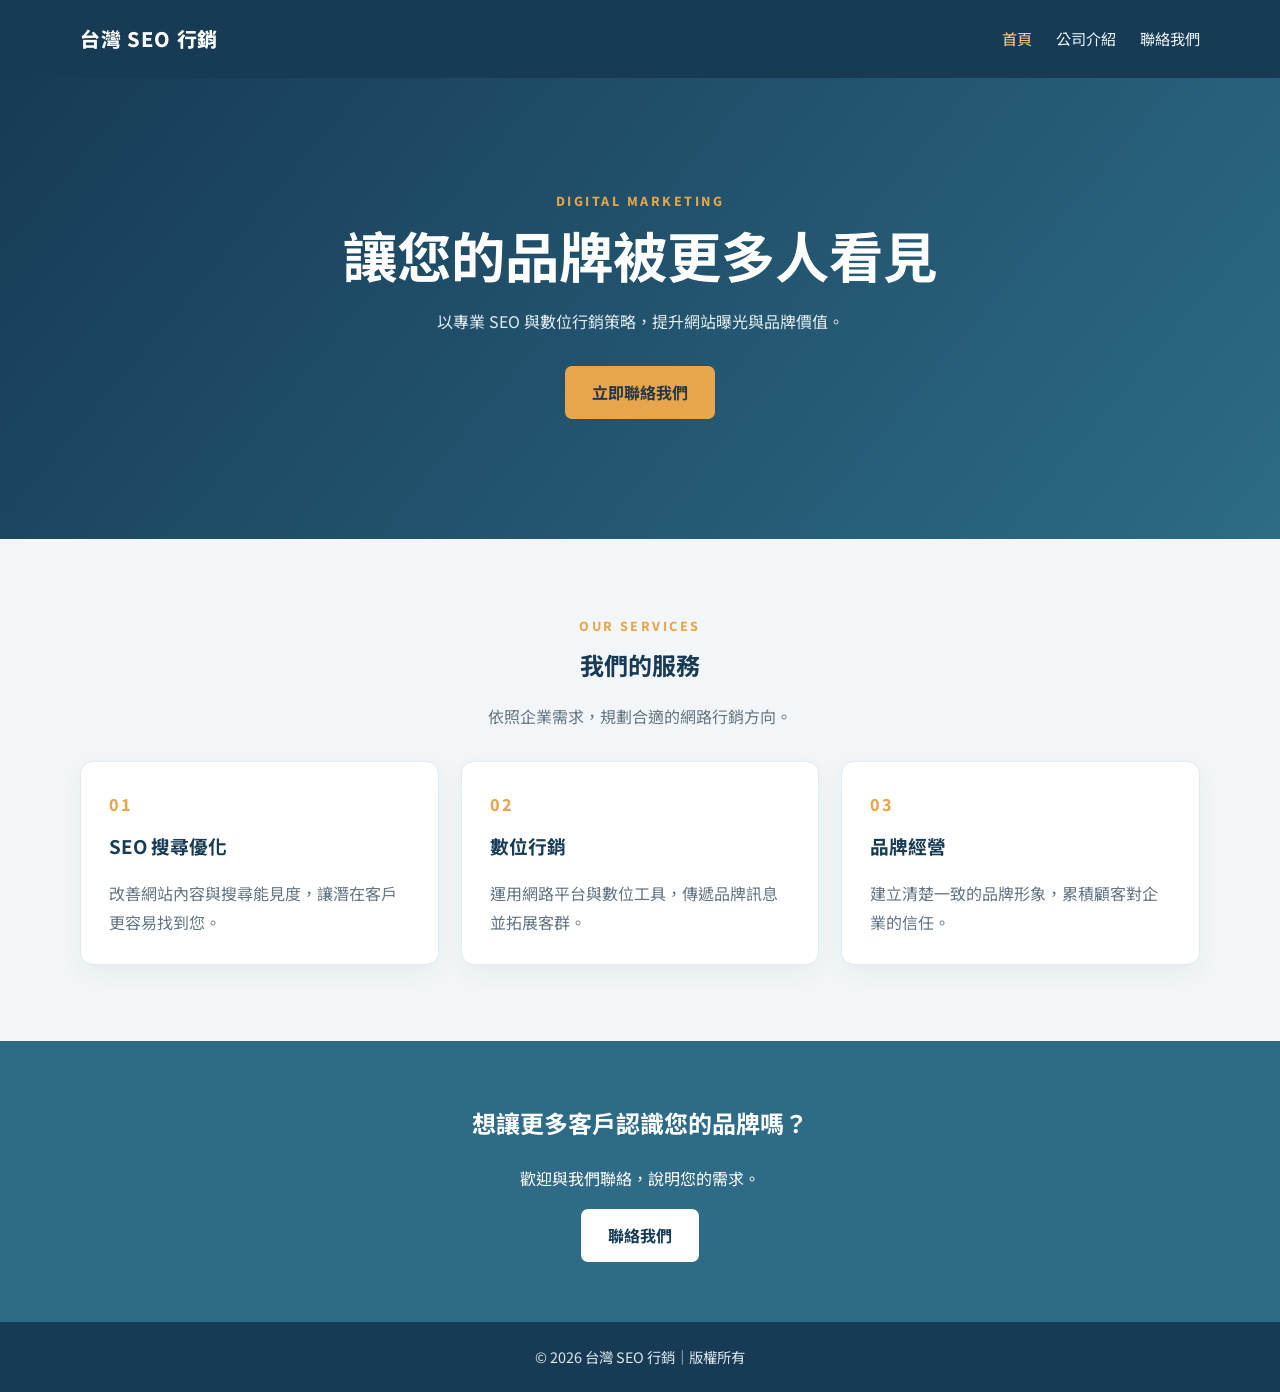
<file: my-portfolio/index.html>
<!DOCTYPE html>
<html lang="zh-TW">
<head>
  <meta charset="UTF-8">
  <meta name="viewport" content="width=device-width, initial-scale=1.0">
  <meta name="description" content="提供 SEO 搜尋優化、數位行銷與品牌推廣服務。">
  <title>台灣 SEO 行銷｜首頁</title>
  <link rel="stylesheet" href="style.css">
</head>
<body>
  <header class="site-header">
    <a class="brand" href="index.html">台灣 SEO 行銷</a>
    <nav aria-label="主要導覽">
      <a href="index.html" aria-current="page">首頁</a>
      <a href="about.html">公司介紹</a>
      <a href="contact.html">聯絡我們</a>
    </nav>
  </header>

  <main>
    <section class="hero">
      <p class="eyebrow">DIGITAL MARKETING</p>
      <h1>讓您的品牌被更多人看見</h1>
      <p>以專業 SEO 與數位行銷策略，提升網站曝光與品牌價值。</p>
      <a class="button" href="contact.html">立即聯絡我們</a>
    </section>

    <section class="section">
      <div class="section-heading">
        <p class="eyebrow">OUR SERVICES</p>
        <h2>我們的服務</h2>
        <p>依照企業需求，規劃合適的網路行銷方向。</p>
      </div>
      <div class="cards">
        <article class="card">
          <span class="card-number">01</span>
          <h3>SEO 搜尋優化</h3>
          <p>改善網站內容與搜尋能見度，讓潛在客戶更容易找到您。</p>
        </article>
        <article class="card">
          <span class="card-number">02</span>
          <h3>數位行銷</h3>
          <p>運用網路平台與數位工具，傳遞品牌訊息並拓展客群。</p>
        </article>
        <article class="card">
          <span class="card-number">03</span>
          <h3>品牌經營</h3>
          <p>建立清楚一致的品牌形象，累積顧客對企業的信任。</p>
        </article>
      </div>
    </section>

    <section class="cta">
      <h2>想讓更多客戶認識您的品牌嗎？</h2>
      <p>歡迎與我們聯絡，說明您的需求。</p>
      <a class="button button-light" href="contact.html">聯絡我們</a>
    </section>
  </main>

  <footer>© 2026 台灣 SEO 行銷｜版權所有</footer>
</body>
</html>
</file>
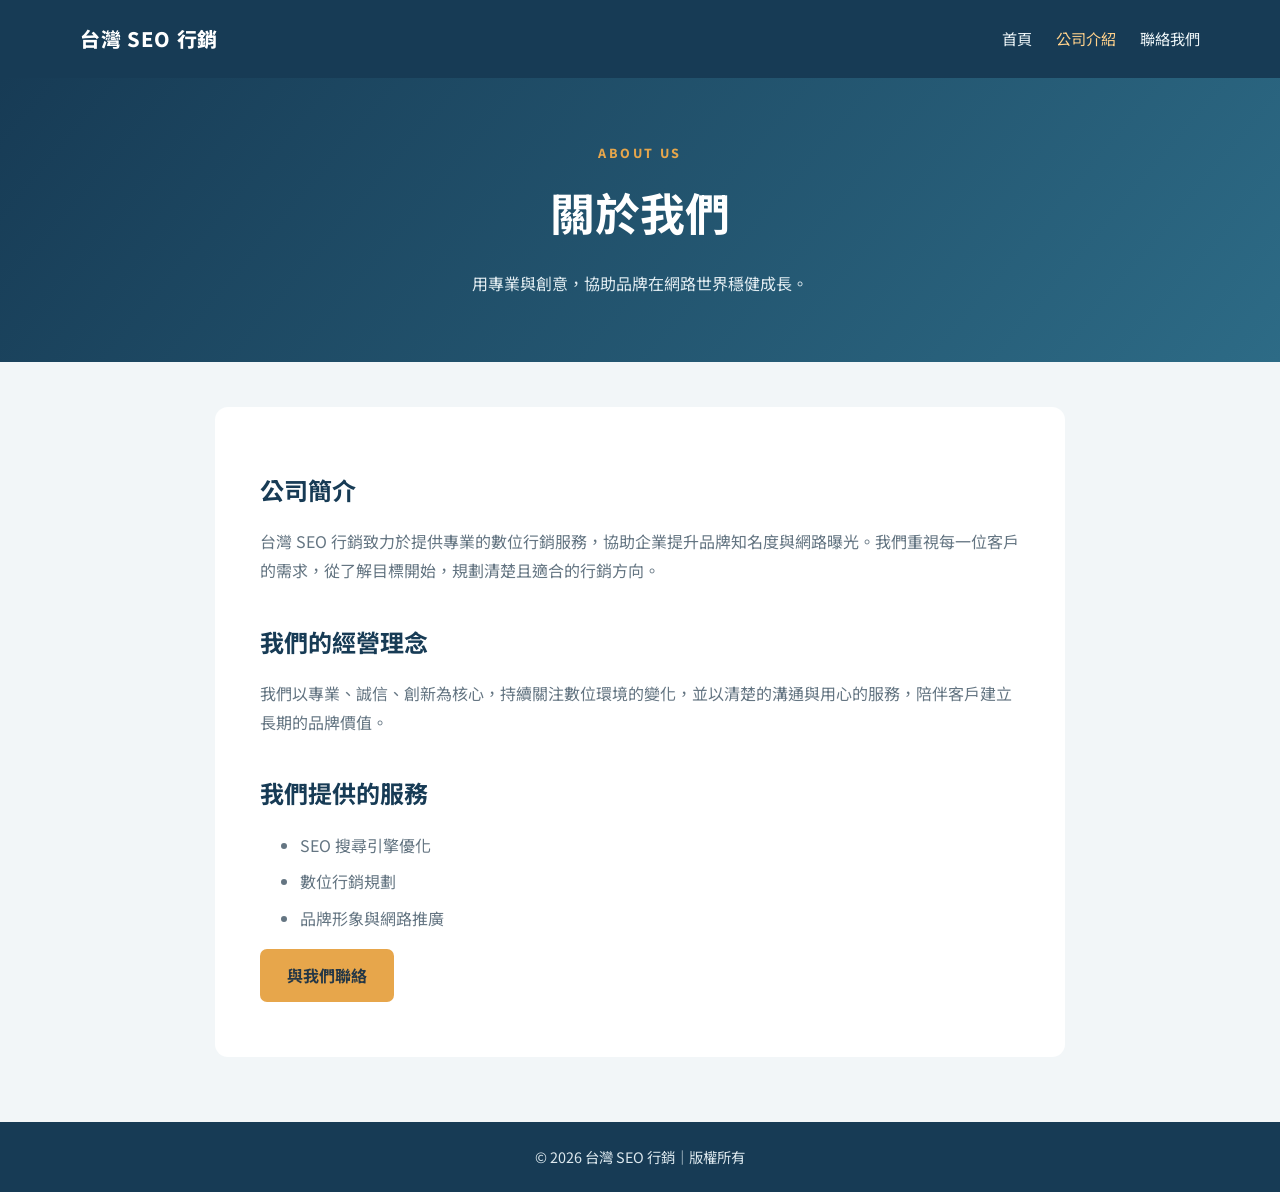
<file: my-portfolio/about.html>
<!DOCTYPE html>
<html lang="zh-TW">
<head>
  <meta charset="UTF-8">
  <meta name="viewport" content="width=device-width, initial-scale=1.0">
  <title>公司介紹｜台灣 SEO 行銷</title>
  <link rel="stylesheet" href="style.css">
</head>
<body>
  <header class="site-header">
    <a class="brand" href="index.html">台灣 SEO 行銷</a>
    <nav aria-label="主要導覽">
      <a href="index.html">首頁</a>
      <a href="about.html" aria-current="page">公司介紹</a>
      <a href="contact.html">聯絡我們</a>
    </nav>
  </header>

  <main>
    <section class="page-hero">
      <p class="eyebrow">ABOUT US</p>
      <h1>關於我們</h1>
      <p>用專業與創意，協助品牌在網路世界穩健成長。</p>
    </section>

    <section class="section prose">
      <h2>公司簡介</h2>
      <p>台灣 SEO 行銷致力於提供專業的數位行銷服務，協助企業提升品牌知名度與網路曝光。我們重視每一位客戶的需求，從了解目標開始，規劃清楚且適合的行銷方向。</p>

      <h2>我們的經營理念</h2>
      <p>我們以專業、誠信、創新為核心，持續關注數位環境的變化，並以清楚的溝通與用心的服務，陪伴客戶建立長期的品牌價值。</p>

      <h2>我們提供的服務</h2>
      <ul class="service-list">
        <li>SEO 搜尋引擎優化</li>
        <li>數位行銷規劃</li>
        <li>品牌形象與網路推廣</li>
      </ul>
      <a class="button" href="contact.html">與我們聯絡</a>
    </section>
  </main>

  <footer>© 2026 台灣 SEO 行銷｜版權所有</footer>
</body>
</html>
</file>
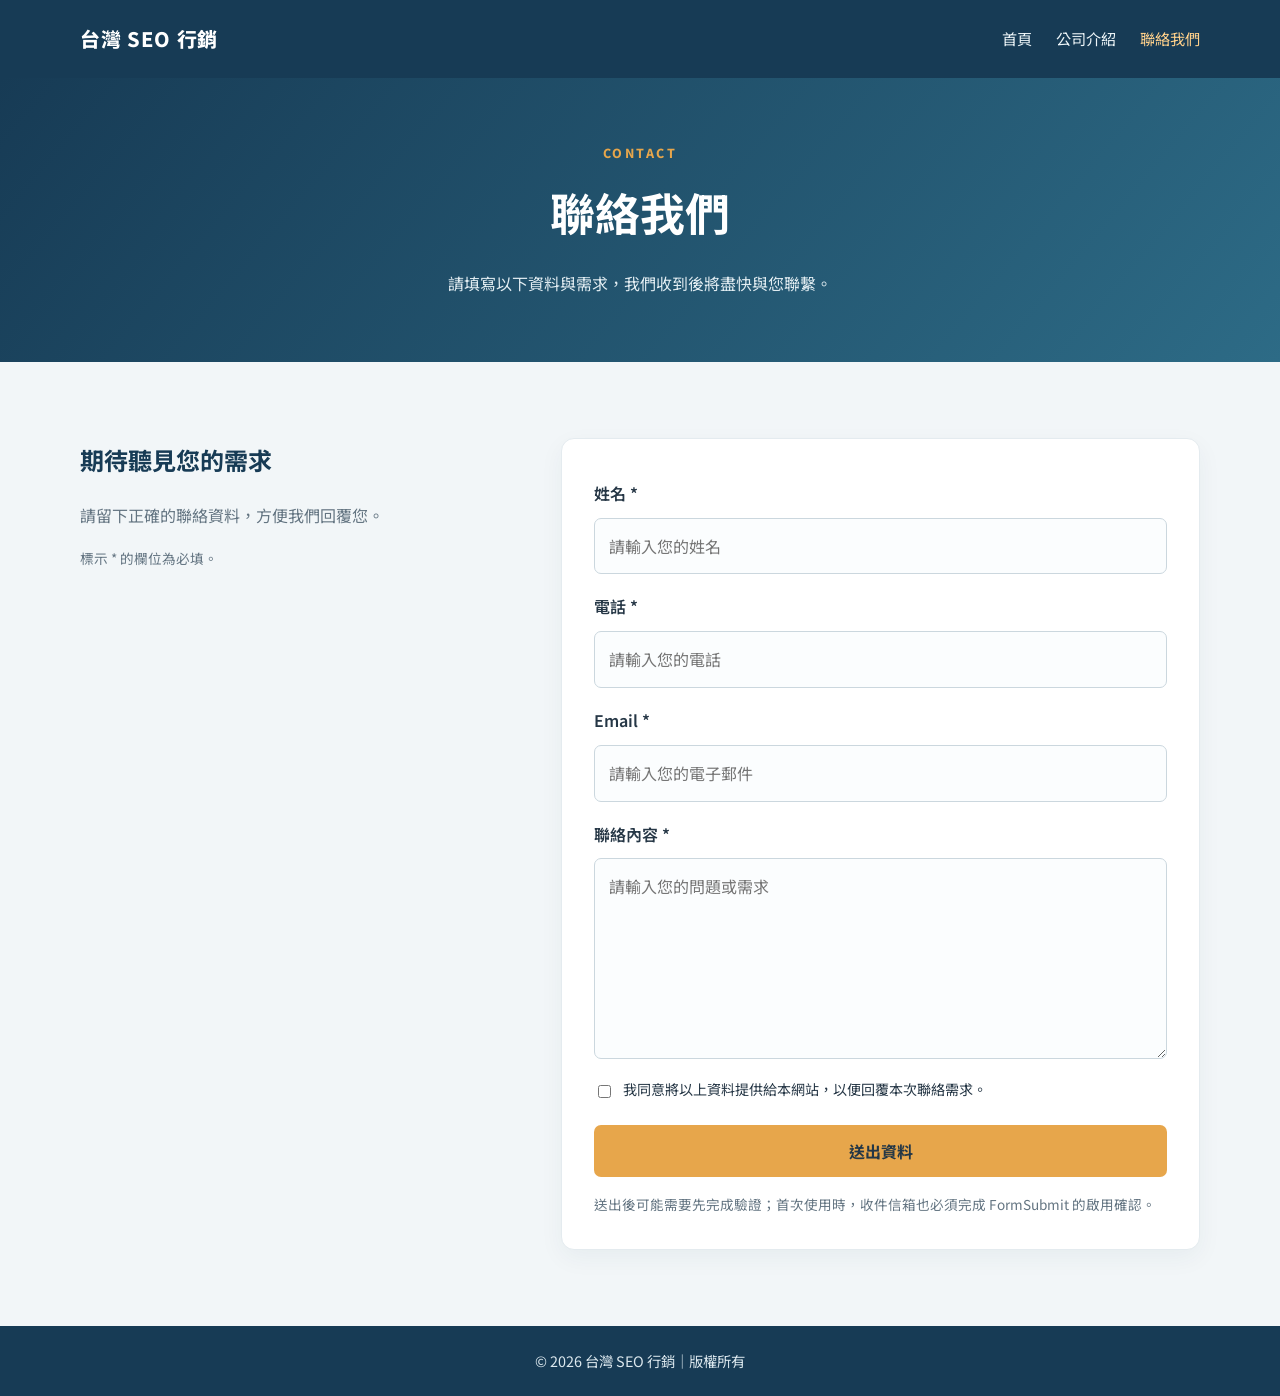
<file: my-portfolio/contact.html>
<!DOCTYPE html>
<html lang="zh-TW">
<head>
  <meta charset="UTF-8">
  <meta name="viewport" content="width=device-width, initial-scale=1.0">
  <title>聯絡我們｜台灣 SEO 行銷</title>
  <link rel="stylesheet" href="style.css">
</head>
<body>
  <header class="site-header">
    <a class="brand" href="index.html">台灣 SEO 行銷</a>
    <nav aria-label="主要導覽">
      <a href="index.html">首頁</a>
      <a href="about.html">公司介紹</a>
      <a href="contact.html" aria-current="page">聯絡我們</a>
    </nav>
  </header>

  <main>
    <section class="page-hero">
      <p class="eyebrow">CONTACT</p>
      <h1>聯絡我們</h1>
      <p>請填寫以下資料與需求，我們收到後將盡快與您聯繫。</p>
    </section>

    <section class="section contact-layout">
      <div class="contact-note">
        <h2>期待聽見您的需求</h2>
        <p>請留下正確的聯絡資料，方便我們回覆您。</p>
        <p class="small-note">標示 * 的欄位為必填。</p>
      </div>

      <!-- 使用前請將 YOUR_EMAIL@example.com 改成你要收信的電子郵件地址。 -->
      <form class="contact-form"
            action="https://formsubmit.co/YOUR_EMAIL@example.com"
            method="POST">
        <input type="hidden" name="_subject" value="網站收到新的客戶聯絡表單">
        <input type="hidden" name="_template" value="table">
        <input type="hidden" name="_captcha" value="true">
        <input type="hidden" name="_next" value="https://YOUR-GITHUB-USERNAME.github.io/YOUR-REPOSITORY/thank-you.html">

        <label for="name">姓名 *</label>
        <input id="name" type="text" name="姓名" placeholder="請輸入您的姓名" autocomplete="name" required>

        <label for="phone">電話 *</label>
        <input id="phone" type="tel" name="電話" placeholder="請輸入您的電話" autocomplete="tel" required>

        <label for="email">Email *</label>
        <input id="email" type="email" name="Email" placeholder="請輸入您的電子郵件" autocomplete="email" required>

        <label for="message">聯絡內容 *</label>
        <textarea id="message" name="聯絡內容" rows="6" placeholder="請輸入您的問題或需求" required></textarea>

        <label class="consent">
          <input type="checkbox" name="個資告知" value="已知悉" required>
          <span>我同意將以上資料提供給本網站，以便回覆本次聯絡需求。</span>
        </label>

        <button class="button" type="submit">送出資料</button>
        <p class="form-hint">送出後可能需要先完成驗證；首次使用時，收件信箱也必須完成 FormSubmit 的啟用確認。</p>
      </form>
    </section>
  </main>

  <footer>© 2026 台灣 SEO 行銷｜版權所有</footer>
</body>
</html>
</file>
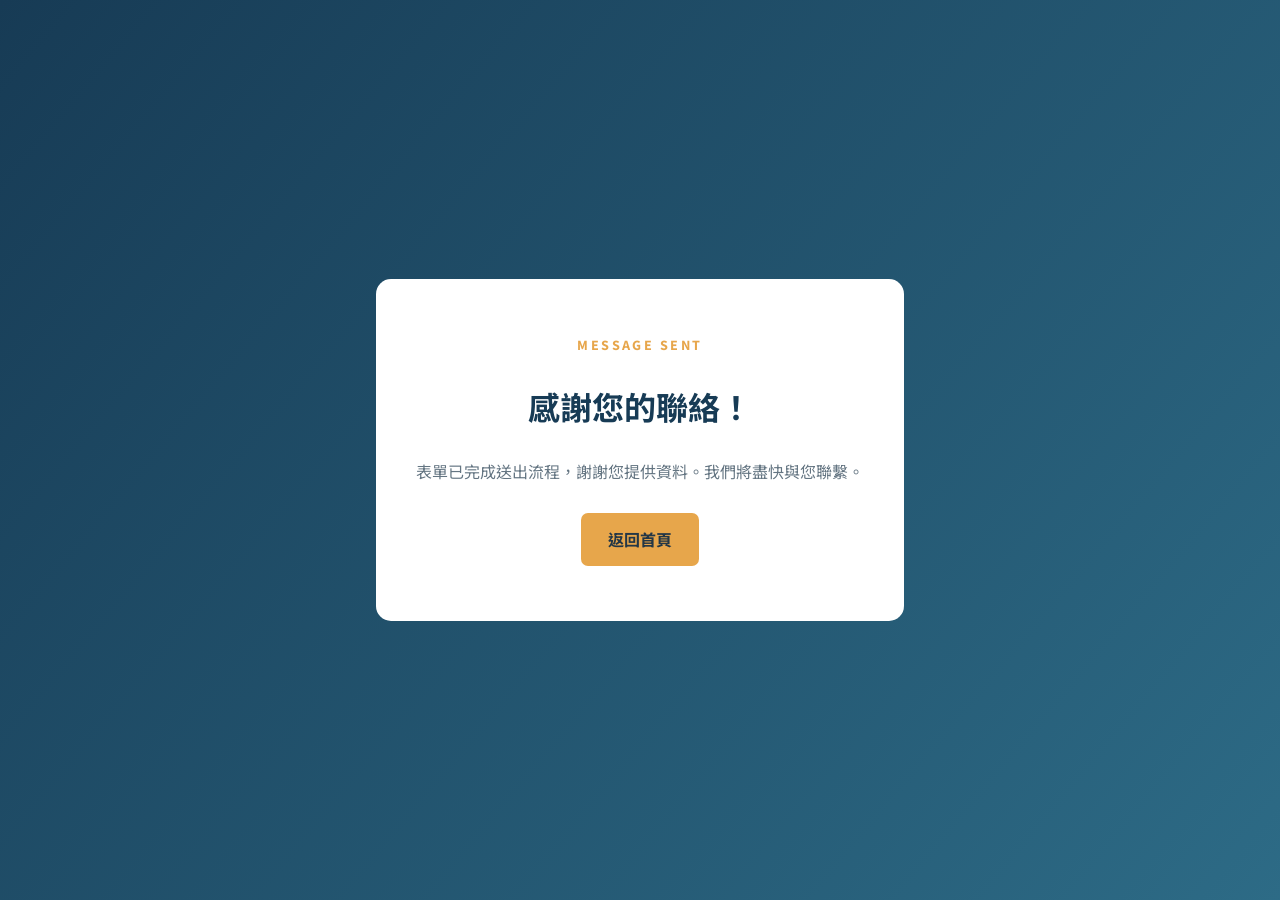
<file: my-portfolio/thank-you.html>
<!DOCTYPE html>
<html lang="zh-TW">
<head>
  <meta charset="UTF-8">
  <meta name="viewport" content="width=device-width, initial-scale=1.0">
  <title>感謝您的聯絡｜台灣 SEO 行銷</title>
  <link rel="stylesheet" href="style.css">
</head>
<body>
  <main class="success-page">
    <div class="success-card">
      <p class="eyebrow">MESSAGE SENT</p>
      <h1>感謝您的聯絡！</h1>
      <p>表單已完成送出流程，謝謝您提供資料。我們將盡快與您聯繫。</p>
      <a class="button" href="index.html">返回首頁</a>
    </div>
  </main>
</body>
</html>
</file>
<file: my-portfolio/style.css>
@import url('https://fonts.googleapis.com/css2?family=Noto+Sans+TC:wght@400;500;600;700;800&display=swap');

:root {
  --navy: #173b55;
  --blue: #2d6b86;
  --gold: #e7a64b;
  --ink: #263746;
  --muted: #647582;
  --pale: #f2f6f8;
  --white: #ffffff;
}

* { box-sizing: border-box; }

html { scroll-behavior: smooth; }

body {
  margin: 0;
  color: var(--ink);
  background: var(--pale);
  font-family: "Noto Sans TC", "Microsoft JhengHei", sans-serif;
  line-height: 1.8;
}

.site-header {
  min-height: 78px;
  padding: 16px max(6%, calc((100% - 1120px) / 2));
  display: flex;
  justify-content: space-between;
  align-items: center;
  gap: 20px;
  background: var(--navy);
  color: var(--white);
}

.brand {
  color: var(--white);
  font-size: 1.25rem;
  font-weight: 800;
  text-decoration: none;
  letter-spacing: .04em;
}

nav { display: flex; flex-wrap: wrap; gap: 24px; }

nav a {
  color: #edf5f8;
  text-decoration: none;
  font-size: .95rem;
}

nav a:hover, nav a[aria-current="page"] { color: #ffd18b; }

.hero {
  padding: 112px 20px 120px;
  text-align: center;
  color: var(--white);
  background: linear-gradient(130deg, #173b55 0%, #2d6b86 100%);
}

.hero h1 { margin: 8px 0 16px; font-size: clamp(2rem, 5vw, 3.4rem); line-height: 1.3; }
.hero p:not(.eyebrow) { margin: 0 auto 30px; max-width: 650px; color: #e2edf2; }

.eyebrow {
  margin: 0;
  color: var(--gold);
  font-size: .78rem;
  font-weight: 800;
  letter-spacing: .2em;
}

.button {
  display: inline-block;
  padding: 12px 27px;
  border: 0;
  border-radius: 7px;
  background: var(--gold);
  color: #243746;
  font: inherit;
  font-weight: 700;
  text-decoration: none;
  cursor: pointer;
  transition: transform .2s, filter .2s;
}

.button:hover { transform: translateY(-2px); filter: brightness(1.04); }
.button-light { background: var(--white); color: var(--navy); }

.section {
  width: min(1120px, 90%);
  margin: 0 auto;
  padding: 76px 0;
}

.section-heading { margin-bottom: 30px; text-align: center; }
.section-heading h2, .prose h2 { margin: 6px 0 12px; color: var(--navy); }
.section-heading > p:last-child { color: var(--muted); }

.cards { display: grid; grid-template-columns: repeat(3, 1fr); gap: 22px; }
.card {
  padding: 28px;
  border: 1px solid #e4ebef;
  border-radius: 13px;
  background: var(--white);
  box-shadow: 0 8px 25px rgba(23, 59, 85, .05);
}
.card-number { color: var(--gold); font-weight: 800; letter-spacing: .12em; }
.card h3 { margin: 10px 0; color: var(--navy); }
.card p { margin-bottom: 0; color: var(--muted); }

.cta {
  padding: 60px 20px;
  text-align: center;
  color: var(--white);
  background: var(--blue);
}
.cta h2 { margin-top: 0; }

.page-hero {
  padding: 64px 20px;
  text-align: center;
  color: var(--white);
  background: linear-gradient(130deg, #173b55, #2d6b86);
}
.page-hero h1 { margin: 8px 0; font-size: clamp(2rem, 4vw, 2.8rem); }
.page-hero p:last-child { margin-bottom: 0; color: #e2edf2; }

.prose {
  max-width: 850px;
  padding: 55px 45px;
  margin-top: 45px;
  margin-bottom: 65px;
  border-radius: 13px;
  background: var(--white);
}
.prose h2:not(:first-child) { margin-top: 35px; }
.prose p, .service-list { color: var(--muted); }
.service-list li { margin: 8px 0; }

.contact-layout {
  display: grid;
  grid-template-columns: .8fr 1.2fr;
  align-items: start;
  gap: 55px;
}
.contact-note h2 { margin-top: 0; color: var(--navy); }
.contact-note p { color: var(--muted); }
.small-note, .form-hint { font-size: .85rem; color: var(--muted); }

.contact-form {
  display: flex;
  flex-direction: column;
  gap: 10px;
  padding: 32px;
  border: 1px solid #e4ebef;
  border-radius: 13px;
  background: var(--white);
  box-shadow: 0 8px 25px rgba(23, 59, 85, .05);
}
.contact-form label { margin-top: 8px; font-weight: 600; }
.contact-form input:not([type="checkbox"]), .contact-form textarea {
  width: 100%;
  padding: 13px 14px;
  border: 1px solid #cbd7de;
  border-radius: 7px;
  background: #fbfdfe;
  color: var(--ink);
  font: inherit;
}
.contact-form input:focus, .contact-form textarea:focus {
  outline: 2px solid #8db8ca;
  border-color: var(--blue);
}
.contact-form textarea { resize: vertical; }
.contact-form .consent {
  display: flex;
  align-items: flex-start;
  gap: 9px;
  font-size: .88rem;
  font-weight: 400;
}
.consent input { margin-top: 8px; }
.contact-form button { margin-top: 12px; }
.form-hint { margin: 5px 0 0; }

.success-page {
  min-height: 100vh;
  display: grid;
  place-items: center;
  padding: 24px;
  background: linear-gradient(130deg, #173b55, #2d6b86);
}
.success-card {
  max-width: 600px;
  padding: 55px 40px;
  border-radius: 15px;
  background: var(--white);
  text-align: center;
}
.success-card h1 { color: var(--navy); }
.success-card p:not(.eyebrow) { margin-bottom: 28px; color: var(--muted); }

footer {
  padding: 22px;
  text-align: center;
  color: #dce8ee;
  background: var(--navy);
  font-size: .9rem;
}

@media (max-width: 720px) {
  .site-header { flex-direction: column; }
  nav { justify-content: center; gap: 16px; }
  .hero { padding: 78px 20px; }
  .cards, .contact-layout { grid-template-columns: 1fr; }
  .section { padding: 52px 0; }
  .prose { padding: 30px 24px; }
  .contact-form { padding: 24px; }
}
</file>
